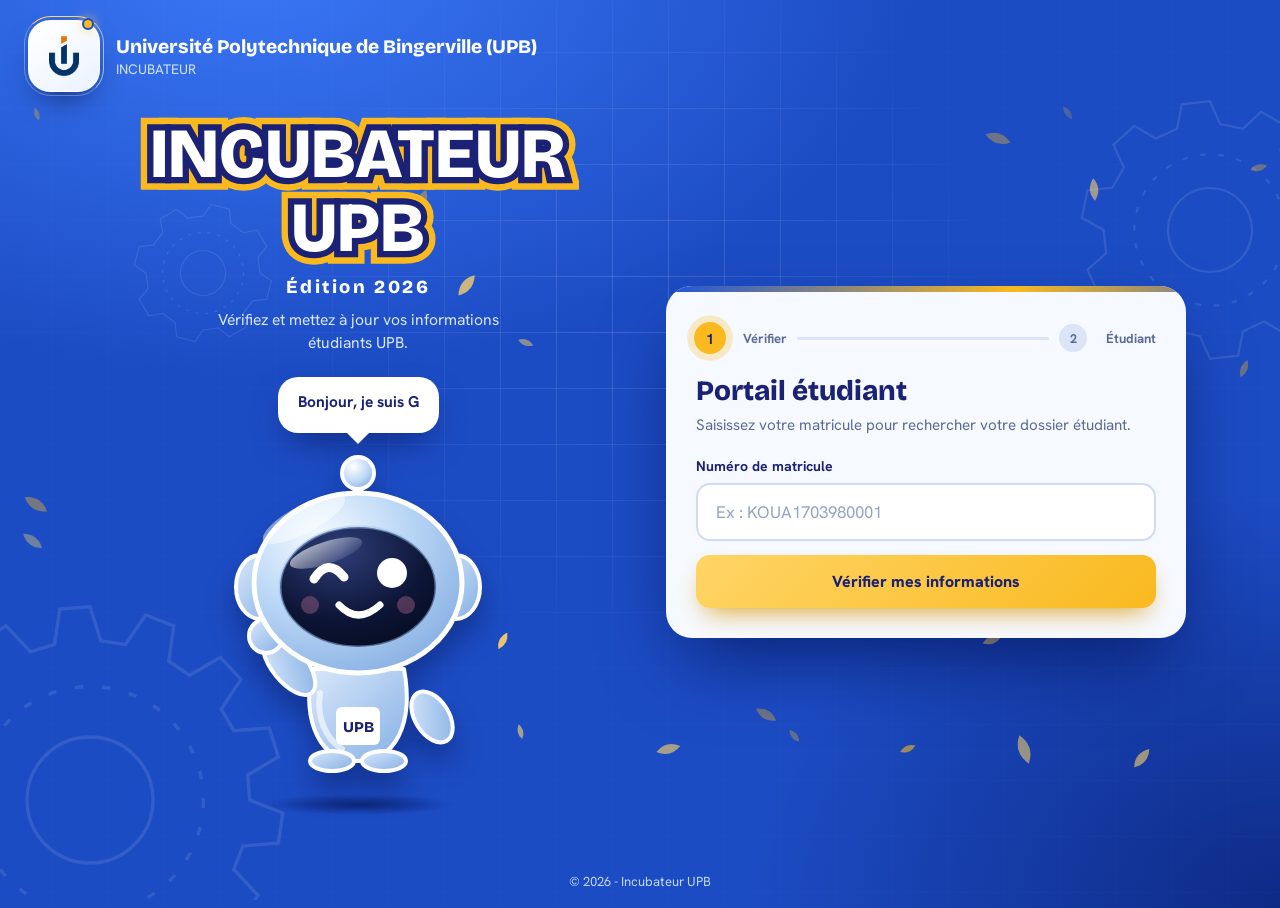
<file: frontend/index.html>
<!DOCTYPE html>
<html lang="fr">

<head>
    <meta charset="UTF-8">
    <meta name="viewport" content="width=device-width, initial-scale=1.0">
    <title>Incubateur UPB - Mon dossier</title>
    <link rel="stylesheet" href="genie.css">
</head>

<body>

    <header class="top">
        <a class="brand-mark" href="index.html" aria-label="Accueil UPB">
            <img class="brand-mark__image" src="logo-upb.png" alt="Logo de l’incubateur de l’UPB">
        </a>
        <div>
            <h1>Université Polytechnique de Bingerville (UPB)</h1>
            <p>INCUBATEUR</p>
        </div>
    </header>

    <main class="stage">


        <section class="hero">
            <h2 class="sticker" data-t="INCUBATEUR UPB">INCUBATEUR UPB</h2>
            <p class="edition">Édition 2026</p>
            <p class="lead">Vérifiez et mettez à jour vos informations étudiants UPB.</p>
            <div class="bubble" role="status" aria-live="polite"><span id="say"></span></div>
            <div id="bot-slot" style="--bs:clamp(190px,26vw,300px)"></div>
        </section>

        <div class="wrap">
            <section class="card" data-tilt>
                <div class="glare"></div>
                <div class="steps">
                    <div class="step on" id="s1"><span class="dot">1</span>&nbsp;<span class="t">Vérifier</span></div>
                    <span class="bar" id="b1"><i></i></span>
                    <div class="step" id="s2"><span class="dot">2</span>&nbsp;<span class="t">Étudiant</span></div>
                </div>

                <h2>Portail étudiant</h2>
                <p class="sub">Saisissez votre matricule pour rechercher votre dossier étudiant.</p>

                <label for="matricule">Numéro de matricule</label>
                <input type="text" id="matricule" placeholder="Ex : KOUA1703980001" autocomplete="off">

                <button class="btn" id="btn-verif" onclick="verifierEtudiant()">Vérifier mes informations</button>

                <div id="resultat-verification" class="hidden"></div>

                <div id="section-inscription" class="hidden">
                    <p class="sub" id="section-sub">Vérifiez votre dossier. Toute correction sera appliquée uniquement après validation par un administrateur.</p>
                    <div class="profile-fields">
                        <div>
                            <label for="nom">Nom</label>
                            <input type="text" id="nom" autocomplete="family-name">
                        </div>
                        <div>
                            <label for="prenoms">Prénoms</label>
                            <input type="text" id="prenoms" autocomplete="given-name">
                        </div>
                        <div>
                            <label for="filiere">Filière</label>
                            <input type="text" id="filiere">
                        </div>
                        <div>
                            <label for="niveau">Niveau</label>
                            <input type="text" id="niveau">
                        </div>
                        <div>
                            <label for="date-naissance-correction">Date de naissance</label>
                            <input type="date" id="date-naissance-correction" autocomplete="bday">
                        </div>
                        <div class="contact-field">
                            <label for="email">Adresse e-mail</label>
                            <input type="email" id="email" placeholder="prenom.nom@exemple.ci" autocomplete="email">
                        </div>
                        <div>
                            <label for="telephone">Téléphone</label>
                            <input type="text" id="telephone" placeholder="0701020304" autocomplete="tel" inputmode="tel">
                        </div>
                        <div class="contact-field">
                            <span class="sexe-label" id="sexe-label">Sexe</span>
                            <div class="sexe-picker" id="sexe-picker" role="radiogroup" aria-labelledby="sexe-label">
                                <button type="button" class="sexe-opt" data-sexe="M" role="radio" aria-checked="false">Masculin</button>
                                <button type="button" class="sexe-opt" data-sexe="F" role="radio" aria-checked="false">Féminin</button>
                            </div>
                        </div>
                        <div class="full">
                            <label for="allergies-affection">Allergies ou affection particulière</label>
                            <textarea id="allergies-affection" maxlength="2000" rows="3" placeholder="À préciser si nécessaire"></textarea>
                        </div>
                    </div>
                    <button class="btn" id="btn-modifs" onclick="soumettreModifications()">Soumettre mes modifications pour validation</button>
                    <div id="resultat-modification" class="hidden"></div>
                </div>

            </section>
        </div>
    </main>

    <footer class="foot">&copy; 2026 - Incubateur UPB</footer>

    <script src="config.js"></script>
    <script src="genie-fx.js"></script>
    <script>
        const API = (window.UPB_API_URL || '').replace(/\/+$/, '');
        let matriculeActuel = "";
        let sexeChoisi = "";
        let modeCreation = false; // true : matricule inconnu, le candidat renseigne son dossier
        const { say, mood, busy, confetti, reveal, esc, jump, nod } = GFX;
        const $ = id => document.getElementById(id);

        GFX.mountBot('#bot-slot');

        document.querySelectorAll('.sexe-opt').forEach(btn => btn.addEventListener('click', () => {
            sexeChoisi = btn.dataset.sexe;
            majSexePicker();
        }));

        function majSexePicker() {
            document.querySelectorAll('.sexe-opt').forEach(o => {
                const on = o.dataset.sexe === sexeChoisi;
                o.classList.toggle('on', on);
                o.setAttribute('aria-checked', on ? 'true' : 'false');
            });
        }

        function champValide(el, ok) {
            if (ok) return true;
            secouer(el);
            return false;
        }

        const TXT_MODIFS = 'Soumettre mes modifications pour validation';
        const TXT_CREATION = 'Envoyer mon dossier pour validation';

        function viderFormulaire() {
            ['nom', 'prenoms', 'filiere', 'niveau', 'email', 'telephone'].forEach(id => $(id).value = '');
            $('date-naissance-correction').value = '';
            $('allergies-affection').value = '';
            sexeChoisi = '';
            majSexePicker();
        }

        function definirMode(creation) {
            modeCreation = creation;
            const btn = $('btn-modifs');
            btn.textContent = creation ? TXT_CREATION : TXT_MODIFS;
            btn.dataset.txt = btn.textContent;
            btn.disabled = false;
            $('section-sub').textContent = creation
                ? "Votre matricule n'a pas été trouvé. Renseignez vos informations : votre dossier sera créé uniquement après validation par un administrateur."
                : "Vérifiez votre dossier. Toute correction sera appliquée uniquement après validation par un administrateur.";
            $('resultat-modification').classList.add('hidden');
        }

        function setStep(n) {
            [1, 2].forEach(i => {
                const s = $('s' + i);
                s.className = 'step' + (i < n ? ' done' : i === n ? ' on' : '');
                s.querySelector('.dot').textContent = i < n ? '✓' : i;
            });
            $('b1').classList.toggle('fill', n > 1);
        }

        function charge(btn, on, texte) {
            btn.disabled = on;
            btn.classList.toggle('loading', on);
            if (texte) btn.dataset.txt = btn.dataset.txt || btn.textContent;
            btn.textContent = on ? texte : (btn.dataset.txt || btn.textContent);
        }

        function secouer(input) { input.classList.remove('shake'); void input.offsetWidth; input.classList.add('shake'); }

        async function verifierEtudiant() {
            const input = $('matricule');
            matriculeActuel = input.value.trim();
            const resDiv = $('resultat-verification');
            const inscDiv = $('section-inscription');
            const btn = $('btn-verif');

            resDiv.classList.remove('hidden');
            inscDiv.classList.add('hidden');
            setStep(1);

            if (!matriculeActuel) {
                resDiv.innerHTML = `<div class="panel err">Veuillez entrer votre matricule.</div>`;
                secouer(input); mood('sad');
                say("Il me faut votre matricule pour rechercher votre dossier.");
                return;
            }

            charge(btn, true, 'Vérification en cours...');
            resDiv.innerHTML = '';
            busy(true); mood('think'); say("Je parcours la liste des étudiants...");

            try {
                const response = await fetch(API + '/api/verifier', {
                    method: 'POST',
                    headers: { 'Content-Type': 'application/json' },
                    body: JSON.stringify({ matricule: matriculeActuel })
                });
                const data = await response.json();

                if (response.ok) {
                    afficherDossier(data);
                } else if (response.status === 404) {
                    afficherFormulaireCreation(data.message);
                } else {
                    resDiv.innerHTML = `<div class="panel err">${esc(data.message)}</div>`;
                    secouer(input); mood('sad');
                    say(data.message + " Vérifiez votre matricule.");
                }
            } catch (error) {
                resDiv.innerHTML = `<div class="panel err">Erreur de connexion avec le serveur.</div>`;
                mood('sad'); say("Je n'arrive pas à joindre le serveur. Vérifiez votre connexion et réessayez.");
            } finally {
                busy(false); charge(btn, false);
            }
        }

        function afficherFormulaireCreation(message) {
            $('resultat-verification').innerHTML = `<div class="panel err">${esc(message)}</div>`;
            viderFormulaire();
            definirMode(true);
            $('section-inscription').classList.remove('hidden');
            setStep(2); mood('sad');
            say("Je ne trouve pas ce matricule. Renseignez vos informations : un administrateur les validera.");
        }

        function afficherDossier(data) {
            const resDiv = $('resultat-verification');
            const d = data.data;
            const ini = ((d.nom || '')[0] || '') + ((d.prenoms || '')[0] || '');
            resDiv.innerHTML = `
                <div class="panel ok">
                    <p class="msg">${esc(data.message)}</p>
                    <div class="id">
                        <div class="avatar">${esc(ini)}</div>
                        <div><b>${esc(d.nom)} ${esc(d.prenoms)}</b><span>${esc(d.filiere || 'Filière non renseignée')}, ${esc(d.niveau || 'Niveau non renseigné')}</span></div>
                    </div>
                </div>`;
            $('nom').value = d.nom || '';
            $('prenoms').value = d.prenoms || '';
            $('filiere').value = d.filiere || '';
            $('niveau').value = d.niveau || '';
            $('date-naissance-correction').value = d.date_naissance || '';
            $('email').value = d.email || '';
            $('telephone').value = d.telephone || '';
            $('allergies-affection').value = d.allergies_affection || '';
            sexeChoisi = d.sexe || '';
            majSexePicker();
            definirMode(false);
            $('section-inscription').classList.remove('hidden');
            setStep(2); mood('wow'); jump();
            say(`Bonjour ${(d.prenoms || '').split(' ')[0]} : vérifiez votre dossier et corrigez-le si besoin.`);
            setTimeout(() => mood('happy'), 2500);
        }

        async function soumettreModifications() {
            const btn = $('btn-modifs');
            const result = $('resultat-modification');
            const corrections = {
                nom: $('nom').value.trim(),
                prenoms: $('prenoms').value.trim(),
                filiere: $('filiere').value.trim(),
                niveau: $('niveau').value.trim(),
                date_naissance: $('date-naissance-correction').value,
                telephone: $('telephone').value.trim(),
                email: $('email').value.trim(),
                sexe: sexeChoisi,
                allergies_affection: $('allergies-affection').value.trim()
            };

            if (!corrections.nom || !corrections.prenoms || !corrections.date_naissance) {
                result.classList.remove('hidden');
                result.innerHTML = '<div class="panel err">Le nom, les prénoms et la date de naissance sont obligatoires.</div>';
                return;
            }
            if (corrections.email && !/^[^\s@]+@[^\s@]+\.[^\s@]+$/.test(corrections.email)) {
                secouer($('email'));
                $('email').focus();
                return;
            }

            charge(btn, true, 'Envoi en cours...');
            busy(true); mood('think');
            try {
                const response = await fetch(API + (modeCreation ? '/api/demander_creation' : '/api/demander_modification'), {
                    method: 'POST',
                    headers: { 'Content-Type': 'application/json' },
                    body: JSON.stringify({
                        matricule: matriculeActuel,
                        ...corrections
                    })
                });
                const data = await response.json();
                result.classList.remove('hidden');
                result.innerHTML = `<div class="panel ${response.ok ? 'ok' : 'err'}">${esc(data.message || 'Réponse du serveur invalide.')}</div>`;
                if (response.ok) {
                    btn.disabled = true;
                    say(modeCreation
                        ? "Votre dossier est envoyé. Une fois validé par un administrateur, revenez vérifier votre matricule."
                        : "Votre demande est envoyée. Un administrateur doit la valider avant toute mise à jour.");
                } else {
                    mood('sad'); say(data.message || "La demande n'a pas pu être envoyée.");
                }
            } catch (error) {
                result.classList.remove('hidden');
                result.innerHTML = '<div class="panel err">Impossible de joindre le serveur.</div>';
                mood('sad');
            } finally {
                busy(false);
                if (!btn.disabled) charge(btn, false);
            }
        }

        $('matricule').addEventListener('keydown', e => { if (e.key === 'Enter') verifierEtudiant(); });
        $('matricule').addEventListener('input', nod);
        setTimeout(() => say("Bonjour, je suis Gé, votre guide ! Entrez votre matricule pour rechercher votre dossier."), 700);
    </script>
</body>

</html>
</file>
<file: frontend/genie.css>
@import url('https://fonts.googleapis.com/css2?family=Bricolage+Grotesque:wght@600;800&family=Hanken+Grotesk:wght@400;500;700&display=swap');
:root{--royal:#1f55d8;--royal2:#173fa8;--deep:#0e2a86;--navy:#1b2275;--gold:#f9b91f;--gold2:#ffd566;--sky:#bcd8f6;--paper:#f6f9ff;--tx:#1b2275;--mut:#5b6a96;--ok:#12a36b;
--or:var(--gold);--gr:var(--ok);--bp:var(--navy);--bp2:var(--royal2);
--font:'Hanken Grotesk',system-ui,sans-serif;--disp:'Bricolage Grotesque','Hanken Grotesk',system-ui,sans-serif}
*{box-sizing:border-box;margin:0}
body{font-family:var(--font);color:var(--tx);min-height:100vh;display:flex;flex-direction:column;overflow-x:hidden;
background:radial-gradient(1100px 700px at 20% -5%,#3b78f7,transparent 60%),radial-gradient(900px 700px at 100% 100%,var(--deep),transparent 60%),#1c4cc4}
body::before{content:"";position:fixed;inset:-60px;z-index:0;pointer-events:none;
background-image:linear-gradient(rgba(255,255,255,.16) 1px,transparent 1px),linear-gradient(90deg,rgba(255,255,255,.16) 1px,transparent 1px);background-size:56px 56px;
-webkit-mask-image:radial-gradient(circle 340px at var(--mx,50%) var(--my,35%),#000,rgba(0,0,0,.1));mask-image:radial-gradient(circle 340px at var(--mx,50%) var(--my,35%),#000,rgba(0,0,0,.1))}
#fx-gears,#fx-leaves{position:fixed;inset:0;z-index:0;pointer-events:none;overflow:hidden}
#fx-gears svg{position:absolute;fill:none;stroke:#fff;stroke-width:1.6;opacity:.1}
#fx-confetti{position:fixed;inset:0;z-index:50;pointer-events:none}
.top,.stage,.foot,.board{position:relative;z-index:1}
.top{display:flex;align-items:center;gap:16px;padding:20px 28px;color:#fff;flex-wrap:wrap}
.top>div:nth-child(2){flex:1;min-width:220px}
.top h1{font:800 1.2rem var(--disp)}.top p{color:#d3e3ff;font-size:.86rem;margin-top:2px}
.brand-mark{position:relative;isolation:isolate;display:grid;place-items:center;flex:none;width:72px;aspect-ratio:1;border:1px solid rgba(255,255,255,.72);border-radius:22px;background:linear-gradient(145deg,#fff 8%,#eaf2ff 100%);box-shadow:0 14px 32px -14px rgba(0,0,25,.75),inset 0 1px 0 #fff;transition:transform .35s cubic-bezier(.2,1.5,.4,1),box-shadow .35s}
.brand-mark::before{content:"";position:absolute;inset:-5px;border:1px solid rgba(255,255,255,.3);border-top-color:var(--gold2);border-right-color:rgba(188,216,246,.8);border-radius:27px;pointer-events:none;animation:brandOrbit 9s linear infinite}
.brand-mark::after{content:"";position:absolute;top:-3px;right:5px;width:8px;aspect-ratio:1;border:2px solid #1c4cc4;border-radius:50%;background:var(--gold);box-shadow:0 0 12px rgba(255,213,102,.85);animation:brandSpark 2.8s ease-in-out infinite}
.brand-mark:hover{transform:translateY(-3px) rotate(-4deg) scale(1.04);box-shadow:0 20px 38px -14px rgba(0,0,25,.8),inset 0 1px 0 #fff}
.brand-mark__image{width:100%;height:100%;padding:5px;object-fit:contain;display:block;animation:brandReveal .8s cubic-bezier(.2,1.3,.4,1) both}
@keyframes brandOrbit{to{transform:rotate(360deg)}}
@keyframes brandSpark{50%{transform:scale(.72);box-shadow:0 0 5px rgba(255,213,102,.6)}}
@keyframes brandReveal{from{opacity:0;transform:scale(.72) rotate(-8deg)}to{opacity:1;transform:scale(1) rotate(0)}}
.pill{color:#fff;text-decoration:none;font-weight:700;font-size:.88rem;padding:10px 18px;border-radius:99px;border:1px solid rgba(255,255,255,.4);transition:background .25s,transform .2s,color .25s}
.pill:hover{background:var(--gold);border-color:var(--gold);color:var(--navy);transform:translateY(-2px)}
.pill:focus-visible,.btn:focus-visible{outline:3px solid #fff;outline-offset:3px}
/* Titre autocollant, comme sur le t-shirt : blanc, contour marine, liseré or */
.sticker{position:relative;isolation:isolate;display:inline-block;font:800 clamp(2.7rem,6vw,4.4rem)/1.05 var(--disp);color:#fff;animation:stick .9s cubic-bezier(.2,1.6,.4,1) backwards}
.sticker::before,.sticker::after{content:attr(data-t);position:absolute;left:0;top:0;stroke-linejoin:round;-webkit-text-stroke-linejoin:round}
.sticker::before{-webkit-text-stroke:.36em var(--gold);color:var(--gold);z-index:-2}
.sticker::after{-webkit-text-stroke:.18em var(--navy);color:var(--navy);z-index:-1}
@keyframes stick{from{transform:scale(.4) rotate(-8deg);opacity:0}}
.edition{font:800 1.15rem var(--disp);color:#fff;letter-spacing:.14em;margin-top:10px}
.lead{color:#dbe8ff;max-width:36ch;margin:10px auto 0;line-height:1.5;font-size:.98rem}
.stage{flex:1;display:grid;grid-template-columns:minmax(0,1fr) minmax(0,520px);gap:44px;align-items:center;width:100%;max-width:1140px;margin:0 auto;padding:6px 24px 50px}
.hero{display:flex;flex-direction:column;align-items:center;text-align:center}
.wrap{width:100%}
@media(max-width:900px){.stage{grid-template-columns:1fr;gap:26px}}
/* Bulle de parole */
.bubble{position:relative;background:#fff;color:var(--navy);padding:14px 20px;border-radius:20px;font-weight:700;font-size:.97rem;line-height:1.4;min-height:56px;max-width:390px;margin:22px 0 22px;box-shadow:0 16px 36px -12px rgba(0,10,60,.6)}
.bubble::after{content:"";position:absolute;left:50%;bottom:-11px;margin-left:-12px;border:12px solid transparent;border-top-color:#fff;border-bottom:0}
.bubble.side{margin:0}.bubble.side::after{left:-11px;bottom:auto;top:50%;margin:-12px 0 0;border:12px solid transparent;border-right-color:#fff;border-left:0}
/* Gé : mascotte 3D */
.bot3d{position:relative;width:var(--bs,300px);aspect-ratio:300/350;perspective:900px;cursor:pointer;-webkit-tap-highlight-color:transparent;--px:0;--py:0;--ex:0;--ey:0;--hy:0px}
.bot3d svg{width:100%;height:auto;display:block;overflow:visible;filter:drop-shadow(0 18px 14px rgba(5,15,70,.38))}
.bot-act,.bot-float,.bot-in{transform-style:preserve-3d;transform-origin:50% 90%}
.bot-float{animation:bob 4s ease-in-out infinite}
@keyframes bob{50%{transform:translateY(-16px) rotate(1.5deg)}}
.bot-in{transform:rotateX(var(--rx,0deg)) rotateY(var(--ry,0deg))}
.bot-shadow{position:absolute;left:18%;right:18%;bottom:-3%;height:6%;border-radius:50%;background:radial-gradient(closest-side,rgba(3,12,70,.6),transparent);animation:shad 4s ease-in-out infinite}
@keyframes shad{50%{transform:scale(.78);opacity:.55}}
.bot3d g{transform-box:view-box}
#head{transform:translate(calc(var(--px)*8px),calc(var(--py)*6px + var(--hy)))}
#ant{transform-origin:150px 52px;transform:translate(calc(var(--px)*12px),calc(var(--py)*8px + var(--hy))) rotate(calc(var(--px)*-11deg))}
#face{transform:translate(calc(var(--px)*12px),calc(var(--py)*8px))}
#eyes{transform:translate(calc(var(--ex)*7px),calc(var(--ey)*5px))}
#body{transform:translate(calc(var(--px)*2px),0)}
.bot3d[data-mood=sad]{--hy:9px}.bot3d[data-mood=think]{--hy:-3px}
#aL{transform-origin:104px 238px;transform:rotate(-108deg);transition:transform .6s cubic-bezier(.3,1.5,.5,1)}
#aR{transform-origin:200px 238px;transition:transform .6s cubic-bezier(.3,1.5,.5,1)}
.bot3d.waving #aL,.bot3d[data-mood=celebrate] #aL{transform:rotate(0);animation:wave .5s ease-in-out infinite alternate}
@keyframes wave{from{transform:rotate(-8deg)}to{transform:rotate(14deg)}}
.bot3d[data-mood=celebrate] #aR{transform:rotate(-118deg);animation:wave2 .5s ease-in-out infinite alternate}
@keyframes wave2{from{transform:rotate(-128deg)}to{transform:rotate(-104deg)}}
.bot3d[data-mood=sad] #aL{transform:rotate(-120deg)}.bot3d[data-mood=sad] #aR{transform:rotate(-8deg)}
.bot3d .wk,.bot3d .cl,.bot3d .op,.bot3d [class^=m-]{display:none}
.bot3d[data-mood=happy] .eL .wk,.bot3d[data-mood=happy] .eR .op,.bot3d[data-mood=happy] .m-happy,
.bot3d[data-mood=think] .op,.bot3d[data-mood=think] .m-think,
.bot3d[data-mood=sad] .op,.bot3d[data-mood=sad] .m-sad,
.bot3d[data-mood=wow] .op,.bot3d[data-mood=wow] .m-wow,
.bot3d[data-mood=celebrate] .wk,.bot3d[data-mood=celebrate] .m-party,
.bot3d[data-mood=sleep] .cl,.bot3d[data-mood=sleep] .m-sleep{display:block}
.bot3d .op{transform-box:fill-box;transform-origin:center;animation:blink 4.6s infinite}
.bot3d .eR .op{animation-delay:.07s}
@keyframes blink{0%,92%,100%{transform:scaleY(1)}95%{transform:scaleY(.07)}}
.bot3d [class^=m-]{transform-box:fill-box;transform-origin:center}
.bot3d.talking [class^=m-]{animation:talk .2s ease-in-out infinite alternate}
@keyframes talk{to{transform:scaleY(1.55)}}
.fx{opacity:0;transition:opacity .3s}
.bot3d[data-mood=think] .fx-think,.bot3d[data-mood=sleep] .fx-zzz,.bot3d[data-mood=celebrate] .fx-star{opacity:1}
.fx-think circle{fill:#fff;animation:dots 1.2s infinite;transform-box:fill-box;transform-origin:center}
.fx-think circle:nth-child(2){animation-delay:.2s}.fx-think circle:nth-child(3){animation-delay:.4s}
@keyframes dots{0%,100%{transform:scale(.5);opacity:.4}50%{transform:scale(1.15);opacity:1}}
.fx-zzz text{fill:#fff;font:800 24px var(--disp);animation:zz 2.4s ease-in infinite}
.fx-zzz text:nth-child(2){animation-delay:.8s}
@keyframes zz{0%{transform:translate(0,10px);opacity:0}30%{opacity:1}100%{transform:translate(14px,-28px);opacity:0}}
.fx-star text{fill:var(--gold2);font-size:28px;animation:tw .6s infinite alternate;transform-box:fill-box;transform-origin:center}
.fx-star text:nth-child(2){animation-delay:.2s}.fx-star text:nth-child(3){animation-delay:.4s}
@keyframes tw{to{transform:scale(1.4) rotate(20deg)}}
#bulb{fill:var(--gold);opacity:0;transition:opacity .3s}
.bot3d[data-mood=think] #bulb,.bot3d[data-mood=celebrate] #bulb{opacity:1;animation:pulse .4s infinite}
@keyframes pulse{50%{opacity:.3}}
.bot3d[data-mood=sleep] .bot-float{animation-duration:7s}
.bot3d[data-mood=think] .bot-act{animation:tilt 2.4s ease-in-out infinite alternate}
@keyframes tilt{from{transform:rotate(-4deg)}to{transform:rotate(5deg)}}
.bot3d.jump .bot-act{animation:jump .95s cubic-bezier(.3,.7,.4,1)}
@keyframes jump{0%{transform:scale(1,1)}14%{transform:scale(1.12,.84) translateY(6px)}45%{transform:scale(.92,1.1) translateY(-90px)}75%{transform:scale(1.1,.9) translateY(0)}90%{transform:scale(.97,1.03)}100%{transform:scale(1,1)}}
.bot3d.nod .bot-act{animation:nod .28s ease-out}
@keyframes nod{40%{transform:translateY(7px) scale(1.03,.97)}}
/* Carte candidat : se penche vers le curseur, reflet lumineux */
.card{--tx:0deg;--ty:0deg;background:var(--paper);border-radius:26px;padding:38px 30px 30px;position:relative;overflow:hidden;box-shadow:0 34px 80px -20px rgba(0,10,70,.7);
transform:perspective(1100px) rotateX(var(--tx)) rotateY(var(--ty));transition:transform .25s ease-out;animation:cardin .9s cubic-bezier(.2,.9,.3,1.1) .25s backwards}
@keyframes cardin{from{transform:perspective(1100px) rotateY(-22deg) translateY(50px);opacity:0}}
.card::before{content:"";position:absolute;inset:0 0 auto;height:6px;background:linear-gradient(90deg,var(--royal),var(--gold),var(--royal),var(--gold));background-size:200% 100%;animation:flow 4s linear infinite}
@keyframes flow{to{background-position:-200% 0}}
.glare{position:absolute;inset:0;pointer-events:none;opacity:0;transition:opacity .3s;background:radial-gradient(480px circle at var(--gx,50%) var(--gy,0%),rgba(255,213,102,.35),transparent 55%)}
.card:hover .glare{opacity:1}
.card h2{font:800 1.75rem var(--disp);color:var(--navy)}
.card .sub{color:var(--mut);margin:6px 0 20px;font-size:.95rem;line-height:1.5}
.steps{display:flex;align-items:center;margin-bottom:22px;font-size:.82rem;font-weight:700;color:var(--mut)}
.step{display:flex;align-items:center;gap:8px}
.dot{width:28px;height:28px;border-radius:50%;display:grid;place-items:center;background:#dbe5f7;font-size:.8rem;transition:all .4s cubic-bezier(.2,1.4,.4,1)}
.step.on{color:var(--tx)}.step.on .dot{background:var(--gold);color:var(--navy);box-shadow:0 0 0 6px rgba(249,185,31,.25);transform:scale(1.14)}
.step.done .dot{background:var(--ok);color:#fff}
.bar{flex:1;height:3px;background:#dbe5f7;margin:0 10px;border-radius:3px;position:relative;overflow:hidden}
.bar i{position:absolute;inset:0;background:var(--ok);transform:scaleX(0);transform-origin:left;transition:transform .7s cubic-bezier(.2,.8,.2,1)}
.bar.fill i{transform:scaleX(1)}
label{display:block;font-weight:700;font-size:.88rem;margin-bottom:8px}
input[type=text],input[type=email]{width:100%;padding:16px 18px;border:2px solid #cfdcf3;border-radius:14px;font:700 1.05rem var(--font);letter-spacing:.06em;background:#fff;color:var(--tx);transition:border-color .2s,box-shadow .2s}
input[type=text]{text-transform:uppercase}
input[type=email]{letter-spacing:0;text-transform:none;font-weight:500}
input[type=text]::placeholder,input[type=email]::placeholder{text-transform:none;letter-spacing:0;font-weight:400;color:#93a3c6}
input[type=text]:focus,input[type=email]:focus{outline:none;border-color:var(--royal);box-shadow:0 0 0 5px rgba(31,85,216,.18)}
input[type=date],textarea{width:100%;padding:14px 16px;border:2px solid #cfdcf3;border-radius:14px;font:500 1rem var(--font);background:#fff;color:var(--tx);transition:border-color .2s,box-shadow .2s}
input[type=date]:focus,textarea:focus{outline:none;border-color:var(--royal);box-shadow:0 0 0 5px rgba(31,85,216,.18)}
textarea{resize:vertical;min-height:84px;line-height:1.45}
.profile-fields{display:grid;grid-template-columns:repeat(2,minmax(0,1fr));gap:16px;margin-top:18px}
.profile-fields>.full{grid-column:1/-1}
.profile-fields input[type=text]{text-transform:none;letter-spacing:0;font-weight:500}
.shake{animation:shake .45s}
@keyframes shake{20%,60%{transform:translateX(-7px)}40%,80%{transform:translateX(7px)}}
.btn{margin-top:14px;width:100%;border:0;border-radius:14px;padding:16px;font:800 1rem var(--font);color:var(--navy);cursor:pointer;position:relative;overflow:hidden;background:linear-gradient(135deg,var(--gold2),var(--gold));box-shadow:0 12px 26px -10px rgba(214,150,0,.9);transition:transform .15s}
.btn.alt{background:linear-gradient(135deg,#3b78f7,var(--royal2));color:#fff;box-shadow:0 12px 26px -10px rgba(23,63,168,.9)}
.btn:hover{transform:translateY(-2px)}.btn:active{transform:scale(.98)}
.btn::after{content:"";position:absolute;top:0;left:-60%;width:40%;height:100%;background:linear-gradient(90deg,transparent,rgba(255,255,255,.6),transparent);transform:skewX(-20deg);transition:left .7s}
.btn:hover::after{left:130%}
.btn[disabled]{opacity:.75;cursor:progress}
.btn.loading::before{content:"";display:inline-block;width:14px;height:14px;margin-right:10px;vertical-align:-2px;border:2px solid currentColor;border-top-color:transparent;border-radius:50%;animation:spin .7s linear infinite}
@keyframes spin{to{transform:rotate(360deg)}}
.hidden{display:none!important}
/* Contact du candidat : e-mail + sexe */
.contact{display:grid;grid-template-columns:1fr auto;gap:16px;align-items:end;margin-top:18px}
.sexe-label{display:block;font-weight:700;font-size:.88rem;margin-bottom:8px}
.sexe-picker{display:flex;gap:8px}
.sexe-opt{padding:15px 20px;border:2px solid #cfdcf3;border-radius:14px;background:#fff;font:700 .95rem var(--font);color:var(--mut);cursor:pointer;transition:border-color .2s,background .2s,color .2s,transform .15s}
.sexe-opt:hover{border-color:var(--royal);color:var(--tx)}
.sexe-opt:active{transform:scale(.98)}
.sexe-opt.on{background:var(--navy);border-color:var(--navy);color:#fff;box-shadow:0 0 0 4px rgba(27,34,117,.16)}
@media(max-width:560px){.contact{grid-template-columns:1fr}.profile-fields{grid-template-columns:1fr}.profile-fields>.full{grid-column:auto}.sexe-opt{flex:1}}
.panel{margin-top:20px;border-radius:16px;padding:16px 18px;font-size:.92rem;line-height:1.45;animation:pop .55s cubic-bezier(.2,1.2,.3,1)}
@keyframes pop{from{opacity:0;transform:translateY(14px) scale(.95)}}
.panel.ok{background:#e8faf3;border:1px solid #bfeedd;color:#0a5c43}
.panel.err{background:#fff1f1;border:1px solid #f5c2c4;color:#9b1c20}
.panel.warn{background:#fff6e5;border:1px solid #f6d79b;color:#8a5200}
.panel.done{background:#eef3ff;border:1px solid #c8d6f7;color:var(--navy)}
.msg{font-weight:700;margin-bottom:10px}
.id{display:flex;gap:14px;align-items:center;background:#fff;border-radius:14px;padding:14px;color:var(--tx)}
.id b{display:block;font-size:1.02rem}.id span{color:var(--mut);font-size:.86rem}
.avatar{flex:none;width:54px;height:54px;border-radius:14px;display:grid;place-items:center;color:#fff;font:800 1.25rem var(--disp);background:linear-gradient(135deg,#3b78f7,var(--navy))}
.num{font:800 2rem var(--disp);letter-spacing:.08em;color:var(--navy);background:#fff;border:2px dashed var(--gold);border-radius:14px;padding:14px 8px;text-align:center;margin:12px 0 8px;word-break:break-all}
.foot{text-align:center;color:#c3d6ff;font-size:.82rem;padding:18px}
/* Onde au clic (boutons admin) */
.fx-ripple{position:absolute;border-radius:50%;pointer-events:none;background:radial-gradient(circle,rgba(255,255,255,.55),rgba(255,255,255,0) 70%);transform:scale(0);animation:fxRipple .65s ease-out forwards}
@keyframes fxRipple{to{transform:scale(2.4);opacity:0}}
@media(max-width:480px){.card{padding:34px 20px 24px}.step span.t{display:none}}
@media(prefers-reduced-motion:reduce){*,.brand-mark::before,.brand-mark::after,.brand-mark__image{animation-duration:.01ms!important;animation-iteration-count:1!important;transition-duration:.01ms!important;scroll-behavior:auto!important}.fx-ripple{display:none}}
</file>
